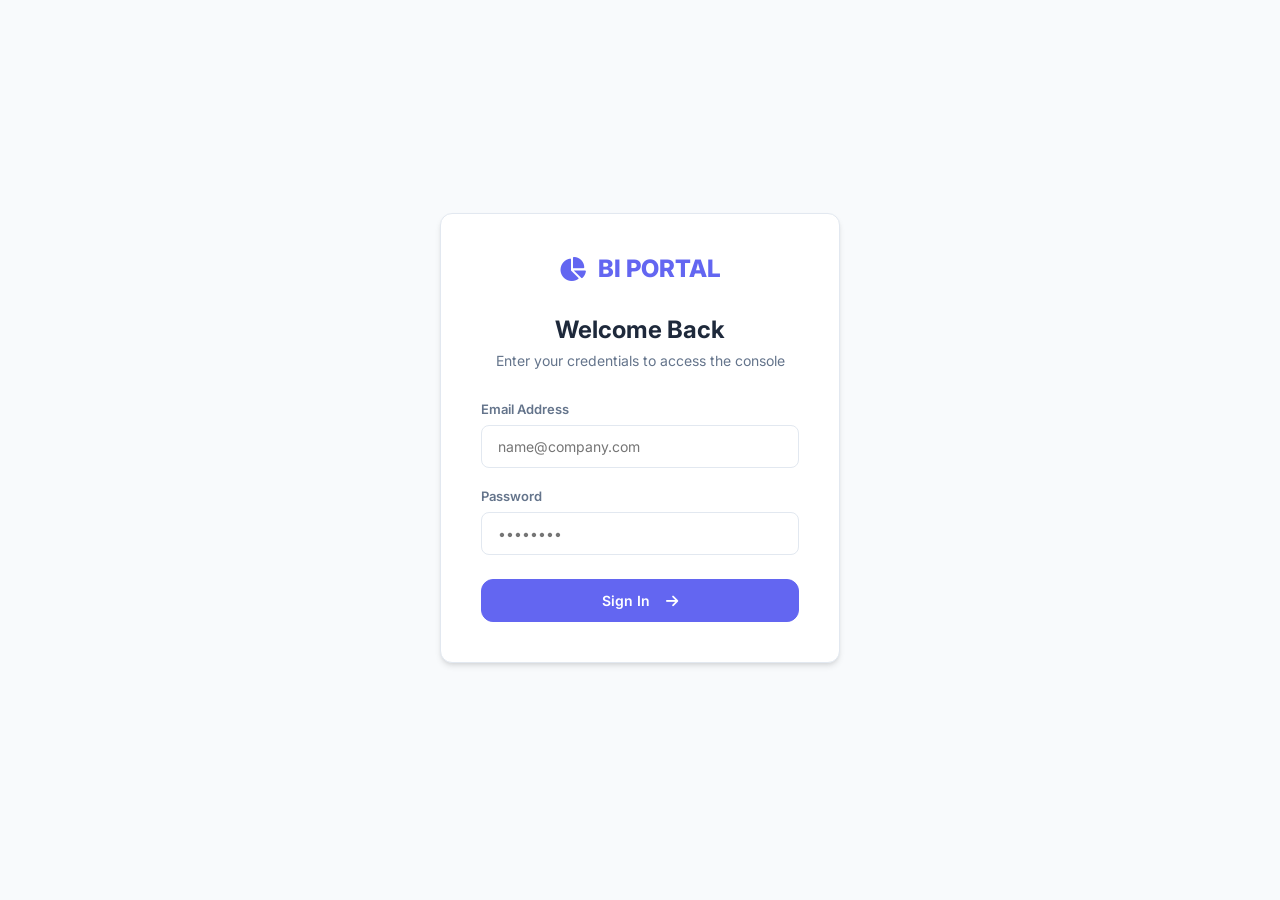
<file: login.html>
<!DOCTYPE html>
<html lang="en">
<head>
    <meta charset="UTF-8">
    <meta name="viewport" content="width=device-width, initial-scale=1.0">
    <title>Login - Analytics Portal</title>
    <link rel="stylesheet" href="style.css">
    <link rel="stylesheet" href="https://cdnjs.cloudflare.com/ajax/libs/font-awesome/6.4.0/css/all.min.css">
    <link href="https://fonts.googleapis.com/css2?family=Inter:wght@400;500;600;700;800&display=swap" rel="stylesheet">
    <script src="config.js"></script>
</head>
<body style="display:flex;justify-content:center;align-items:center;padding:20px;">
    <div class="card animate-in" style="width:100%;max-width:400px;padding:40px;">
        <div class="logo" style="justify-content:center;margin-bottom:32px;">
            <i class="fa-solid fa-chart-pie"></i>
            <span>BI PORTAL</span>
        </div>
        
        <h2 style="text-align:center;margin-bottom:8px;font-weight:700;">Welcome Back</h2>
        <p class="text-muted" style="text-align:center;margin-bottom:32px;">Enter your credentials to access the console</p>
        
        <form id="loginForm">
            <div class="form-group" style="margin-bottom:20px;">
                <label>Email Address</label>
                <input type="email" id="email" placeholder="name@company.com" required>
            </div>
            
            <div class="form-group" style="margin-bottom:24px;">
                <label>Password</label>
                <input type="password" id="password" placeholder="••••••••" required>
            </div>
            
            <button type="submit" class="btn btn-primary" style="width:100%;justify-content:center;padding:12px;">
                Sign In <i class="fa-solid fa-arrow-right" style="margin-left:8px;"></i>
            </button>
        </form>
        
        <div id="error" style="margin-top:20px;color:var(--danger);text-align:center;font-size:14px;display:none;">
            Invalid email or password ❌
        </div>
    </div>

    <script>
        document.getElementById("loginForm").addEventListener("submit", async (e) => {
            e.preventDefault();
            const email = document.getElementById("email").value;
            const password = document.getElementById("password").value;
            const errorDiv = document.getElementById("error");
            const pass = document.getElementById("password").value;
            
            errorDiv.style.display = "none";
            
            try {
                let res = await fetch(`${CONFIG.API_BASE_URL}/login`, {
                    method: "POST",
                    headers: { "Content-Type": "application/json" },
                    body: JSON.stringify({ email, password })
                });
                
                const data = await res.json();
                
                if (data.status === "success") {
                    localStorage.setItem("user", JSON.stringify(data.user));
                    window.location.href = data.user.role === "admin" ? "admin.html" : "index.html";
                } else {
                    errorDiv.style.display = "block";
                }
            } catch (err) {
                errorDiv.innerText = "Connection error ❌";
                errorDiv.style.display = "block";
            }
        });
    </script>
</body>
</html>
</file>
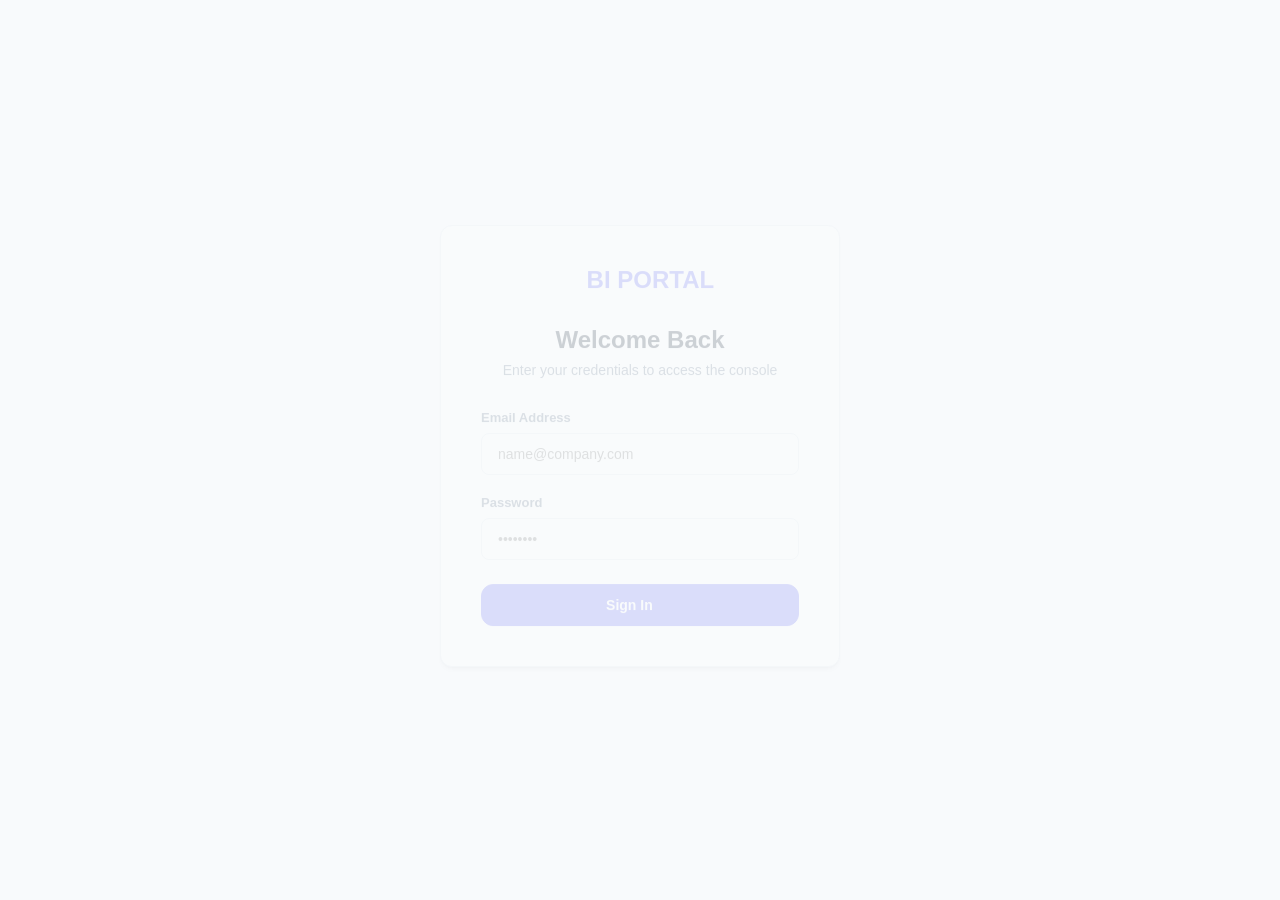
<file: powerbi.html>
<!DOCTYPE html>
<html lang="en">
<head>
    <meta charset="UTF-8">
    <meta name="viewport" content="width=device-width, initial-scale=1.0">
    <title>PowerBI Dashboard - Analytics Portal</title>
    <link rel="stylesheet" href="style.css">
    <link rel="stylesheet" href="https://cdnjs.cloudflare.com/ajax/libs/font-awesome/6.4.0/css/all.min.css">
    <link href="https://fonts.googleapis.com/css2?family=Inter:wght@400;500;600;700;800&display=swap" rel="stylesheet">
    <script src="config.js"></script>
    <style>
        body, html {
            margin: 0;
            padding: 0;
            overflow: hidden;
            background: #000;
        }
        .full-container {
            width: 100vw;
            height: 100vh;
            position: relative;
        }
        iframe {
            width: 100%;
            height: 100%;
            border: none;
        }
        .back-btn {
            position: fixed;
            top: 24px;
            left: 24px;
            z-index: 1000;
            background: rgba(255, 255, 255, 0.9);
            backdrop-filter: blur(8px);
            padding: 12px 24px;
            border-radius: 50px;
            text-decoration: none;
            color: var(--text-main);
            font-weight: 700;
            display: flex;
            align-items: center;
            gap: 10px;
            box-shadow: 0 10px 25px rgba(0,0,0,0.3);
            transition: all 0.3s cubic-bezier(0.4, 0, 0.2, 1);
            border: 1px solid rgba(255,255,255,0.2);
        }
        .back-btn:hover {
            transform: translateY(-3px) scale(1.05);
            background: #fff;
            color: var(--primary);
            box-shadow: 0 15px 30px rgba(99, 102, 241, 0.4);
        }
    </style>
</head>
<body>
    <div class="full-container">
        <a href="dashboard.html" class="back-btn">
            <i class="fa-solid fa-arrow-left"></i>
            <span>Back to Portal</span>
        </a>
        <iframe title="NEW SALES DASHBOARD" src="https://app.powerbi.com/reportEmbed?reportId=34cb1af1-706e-4964-9455-8b47f8abad3d&autoAuth=true&ctid=56c1d497-700b-49cf-8f8d-3dd6b20d522f" frameborder="0" allowFullScreen="true"></iframe>
    </div>

    <script>
        window.onload = function() {
            if (!localStorage.getItem("user")) { window.location.href = "login.html"; }
        };
    </script>
</body>
</html>
</file>
<file: style.css>
:root {
    --primary: #6366f1;
    --primary-hover: #4f46e5;
    --secondary: #64748b;
    --bg-main: #f8fafc;
    --bg-sidebar: #ffffff;
    --card-bg: #ffffff;
    --text-main: #1e293b;
    --text-muted: #64748b;
    --border: #e2e8f0;
    --success: #10b981;
    --danger: #ef4444;
    --shadow: 0 4px 6px -1px rgba(0,0,0,0.1), 0 2px 4px -2px rgba(0,0,0,0.1);
    --radius: 12px;
}

* {
    margin: 0;
    padding: 0;
    box-sizing: border-box;
    font-family: 'Inter', sans-serif;
}

body {
    background-color: var(--bg-main);
    color: var(--text-main);
    min-height: 100vh;
}

.app-container {
    display: flex;
    min-height: 100vh;
}

/* Sidebar */
.sidebar {
    width: 280px;
    background-color: var(--bg-sidebar);
    border-right: 1px solid var(--border);
    display: flex;
    flex-direction: column;
    padding: 24px;
    position: fixed;
    height: 100vh;
    z-index: 100;
}

.logo {
    display: flex;
    align-items: center;
    gap: 12px;
    font-size: 24px;
    font-weight: 800;
    color: var(--primary);
    margin-bottom: 40px;
}

.nav-links {
    list-style: none;
    flex: 1;
}

.nav-item {
    margin-bottom: 8px;
}

.nav-link {
    display: flex;
    align-items: center;
    gap: 12px;
    padding: 12px 16px;
    text-decoration: none;
    color: var(--secondary);
    border-radius: var(--radius);
    font-weight: 500;
    transition: all 0.2s;
}

.nav-link:hover {
    background-color: #f1f5f9;
    color: var(--primary);
}

.nav-link.active {
    background-color: #eef2ff;
    color: var(--primary);
}

.sidebar-footer {
    padding-top: 24px;
    border-top: 1px solid var(--border);
    display: flex;
    flex-direction: column;
    gap: 12px;
}

/* Main Content */
.main-content {
    margin-left: 280px;
    flex: 1;
    padding: 40px;
}

.header {
    display: flex;
    justify-content: space-between;
    align-items: center;
    margin-bottom: 32px;
}

h1 {
    font-size: 28px;
    font-weight: 700;
    letter-spacing: -0.02em;
    margin-bottom: 8px;
}

.text-muted {
    color: var(--text-muted);
    font-size: 14px;
}

/* Cards */
.card {
    background-color: var(--card-bg);
    border-radius: var(--radius);
    border: 1px solid var(--border);
    padding: 24px;
    box-shadow: var(--shadow);
    margin-bottom: 24px;
}

/* Table */
table {
    width: 100%;
    border-collapse: collapse;
}

th {
    text-align: left;
    padding: 16px 24px;
    background-color: #f8fafc;
    font-size: 13px;
    font-weight: 600;
    color: var(--secondary);
    text-transform: uppercase;
    letter-spacing: 0.05em;
}

td {
    padding: 16px 24px;
    border-bottom: 1px solid var(--border);
    font-size: 14px;
}

tr:last-child td {
    border-bottom: none;
}

/* Buttons */
.btn {
    display: inline-flex;
    align-items: center;
    gap: 8px;
    padding: 10px 20px;
    border-radius: var(--radius);
    border: 1px solid var(--border);
    background-color: #ffffff;
    color: var(--text-main);
    font-weight: 600;
    font-size: 14px;
    cursor: pointer;
    transition: all 0.2s;
    text-decoration: none;
}

.btn:hover {
    background-color: #f8fafc;
}

.btn-primary {
    background-color: var(--primary);
    color: #ffffff;
    border-color: var(--primary);
}

.btn-primary:hover {
    background-color: var(--primary-hover);
}

.btn-danger {
    color: var(--danger);
}

.btn-danger:hover {
    background-color: #fef2f2;
    border-color: var(--danger);
}

/* Inputs & Dropdowns */
input, select {
    width: 100%;
    padding: 12px 16px;
    border-radius: 8px;
    border: 1px solid var(--border);
    font-size: 14px;
    transition: all 0.2s;
}

input:focus, select:focus {
    outline: none;
    border-color: var(--primary);
    box-shadow: 0 0 0 4px rgba(99,102,241,0.1);
}

/* Custom Dropdown Styling */
select {
    appearance: none;
    background-image: url("data:image/svg+xml,%3Csvg xmlns='http://www.w3.org/2000/svg' fill='none' viewBox='0 0 24 24' stroke='%2364748b' stroke-width='2'%3E%3Cpath stroke-linecap='round' stroke-linejoin='round' d='M19 9l-7 7-7-7'/%3E%3C/svg%3E");
    background-repeat: no-repeat;
    background-position: right 12px center;
    background-size: 16px;
    padding-right: 40px;
    cursor: pointer;
}

/* Modal */
.modal {
    position: fixed;
    top: 0;
    left: 0;
    width: 100%;
    height: 100%;
    background-color: rgba(0,0,0,0.5);
    display: none;
    justify-content: center;
    align-items: center;
    z-index: 1000;
}

.modal-content {
    width: 100%;
    max-width: 800px;
    max-height: 90vh;
    overflow-y: auto;
    padding: 20px;
}

.form-grid {
    display: grid;
    grid-template-columns: repeat(2, 1fr);
    gap: 20px;
}

.form-group {
    display: flex;
    flex-direction: column;
    gap: 8px;
}

.form-group label {
    font-size: 13px;
    font-weight: 600;
    color: var(--secondary);
}

/* Animations */
@keyframes fadeIn {
    from { opacity: 0; transform: translateY(10px); }
    to { opacity: 1; transform: translateY(0); }
}

.animate-in {
    animation: fadeIn 0.4s ease-out forwards;
}

/* Dashboard Specifics */
.stats-grid {
    display: grid;
    grid-template-columns: repeat(auto-fit, minmax(280px, 1fr));
    gap: 24px;
    margin-bottom: 40px;
}

.stat-header {
    display: flex;
    align-items: center;
    gap: 12px;
    margin-bottom: 16px;
}

.stat-header i {
    font-size: 16px;
    color: var(--primary);
    background: rgba(99, 102, 241, 0.08);
    width: 32px;
    height: 32px;
    display: flex;
    align-items: center;
    justify-content: center;
    border-radius: 8px;
}

.stat-card h3 {
    font-size: 13px;
    font-weight: 600;
    color: var(--text-muted);
    margin: 0;
}

.stat-card .value {
    font-size: 26px;
    font-weight: 800;
    color: var(--text-main);
}
</file>
